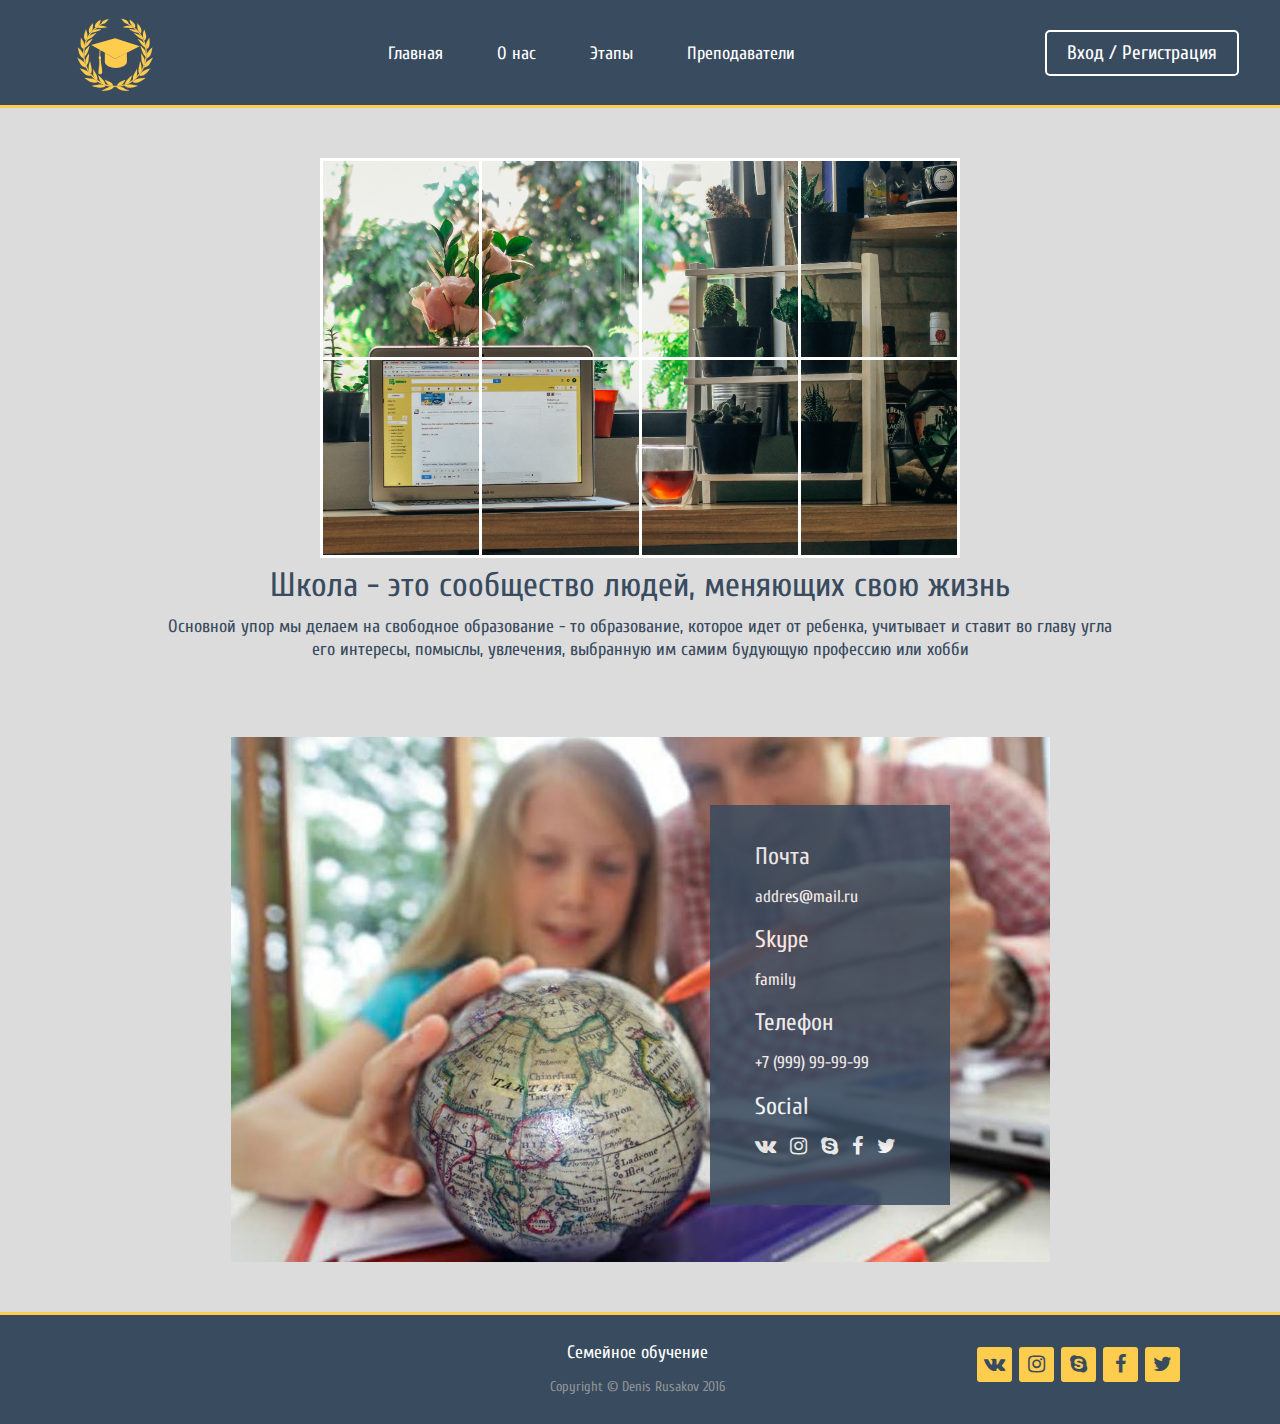
<file: about-us.html>
<!DOCTYPE html>
<html lang="ru">
	<head>
		<meta charset="UTF-8">
		<title>Семейное обучение</title>
    <meta name="viewport" content="width=device-width, initial-scale=1">
    <meta http-equiv="X-UA-Compatible" content="IE=edge">
    <meta name="description" content="Сайт о семейном образовании в России"> 
    <meta name="keywords" content="Семеное обучение, домашнее обучение"> 
    <meta name="theme-color" content="#394B5F">
		<link rel="shortcut icon" type="image/x-icon" href="img/favicon.ico">
		<link rel="stylesheet" href="https://fonts.googleapis.com/css?family=Cuprum">
    <link rel="stylesheet" href="http://maxcdn.bootstrapcdn.com/font-awesome/4.2.0/css/font-awesome.min.css">
		<link rel="stylesheet" href="css/bootstrap-grid.css">
		<link rel="stylesheet" href="css/main.css">
		<link rel="stylesheet" href="css/about-us.css">
	</head>
	<body>
		<header>
			<div class="header__top">
				<div class="container">
					<div class="row">
						<div class="col-md-3 col-sm-6 col-xs-3">
							<a class="logo" href="index.html"><img src="img/logo.svg" alt="Логотип"></a>
						</div>
						<div class="col-lg-2 col-md-9 col-sm-6 col-xs-9 col-lg-push-7">
							<div class="authorization">
								<div class="authorization__btn"><a class="green goodbutton" a id="go" rel="leanModal" name="signup" href="#signup">Вход / Регистрация</a></div>
                <div id="signup">
                  <div id="signup-ct">
                    <div class="container">
                      <div class="main">
                        <ul class="authorization__tabs">
                          <li>
                            <input type="radio" checked name="tabs" id="tab1">
                            <label class="tbd" for="tab1">Вход</label>
                            <div id="tab-content1" class="tab-content animated fadeIn">
                              <form action="">
                                <div class="txt-fld">
                                  <label for="">Имя</label>
                                  <input id="" name="" type="text">
                                </div>
                                <div class="txt-fld">
                                  <label for="">Пароль</label>
                                  <input id="" name="" type="text">
                                </div>
                                <div class="btn-fld">
                                  <button type="submit">Вход</button>
                                </div>
                              </form>
                            </div>
                          </li>
                          <li>
                            <input type="radio" name="tabs" id="tab2">
                            <label class="tbd" for="tab2">Регистрация</label>
                            <div id="tab-content2" class="tab-content animated fadeIn">
                              <form action="">
                                <div class="txt-fld">
                                  <label for="">Имя</label>
                                  <input id="" name="" type="text">
                                </div>
                                <div class="txt-fld">
                                  <label for="">Фамилия</label>
                                  <input id="" name="" type="text">
                                </div>
                                <div class="txt-fld">
                                  <label for="">Email</label>
                                  <input id="" name="" type="text">
                                </div>
                                <div class="txt-fld">
                                  <label for="">Пароль</label>
                                  <input id="" name="" type="text">
                                </div>
                                <div class="btn-fld">
                                  <button type="submit">Регистрация</button>
                                </div>
                              </form>
                            </div>
                          </li>
                        </ul>
                      </div>
                    </div>
                  </div>
                </div>
								<a href="#" class="toggle-menu hidden-lg"><span></span></a>
							</div>
						</div>
						<div class="col-lg-7 col-md-12 col-lg-pull-2">
							<nav>
								<ul>
									<li><a href="index.html">Главная</a></li>
									<li><a href="about-us.html">О нас</a></li>
									<li><a href="steps.html">Этапы</a></li>
                  <li><a href="teachers.html">Преподаватели</a></li>
								</ul>
							</nav>
						</div>
					</div>
				</div>
			</div>
		</header>
		<div class="about-us">
			<table>
				<tr>
  				<td></td>
  				<td></td>
		    	<td></td>
		    	<td></td>
		  	</tr>
		  	<tr>
		    	<td></td>
		    	<td></td>
		    	<td></td>
		    	<td></td>
		  	</tr>
			</table>
			<div class="about-us__text">
				<div class="container">
					<div class="row">
						<h2>Школа - это сообщество людей, меняющих свою жизнь</h2>
						<p>Основной упор мы делаем на свободное образование  - то образование, которое идет от ребенка, учитывает и ставит во главу угла<br>его интересы, помыслы, увлечения, выбранную им самим будующую профессию или хобби</p>
					</div>
				</div>
			</div>
		</div>
    <div class="contacts">
      <div class="container">
        <div class="row">
          <img class="center-block" src="img/contacts-image.jpg">
          <div class="contacts__info">
            <h3>Почта</h3>
            <p>addres@mail.ru</p>
            <h3>Skype</h3>
            <p>family</p>
            <h3>Телефон</h3>
            <p>+7 (999) 99-99-99</p>
            <h3>Social</h3>
            <a href="http://vk.com"><i class="fa fa-vk"></i></a>
            <a href="http://instagram.com"><i class="fa fa-instagram"></i></a>
            <a href="http://skype.com"><i class="fa fa-skype"></i></a>
            <a href="http://facebook.com"><i class="fa fa-facebook"></i></a>
            <a href="http://twitter.com"><i class="fa fa-twitter"></i></a>
          </div>
        </div>
      </div>
    </div>
		<footer>
			<div class="footer__wrap">
				<div class="footer__social">
					<a href="http://vk.com"><i class="fa fa-vk"></i></a>
					<a href="http://instagram.com"><i class="fa fa-instagram"></i></a>
					<a href="http://skype.com"><i class="fa fa-skype"></i></a>
					<a href="http://facebook.com"><i class="fa fa-facebook"></i></a>
					<a href="http://twitter.com"><i class="fa fa-twitter"></i></a>
				</div>
				<div class="footer__copyright">
					<p class="name">Семейное обучение</p>
					<p>Copyright &copy; Denis Rusakov 2016</p>
				</div>
			</div>
		</footer>
		<script src="js/jquery.min.js"></script>
    <script src="js/jquery.leanModal.min.js"></script>
    <script type="text/javascript">
      $(function(){
        $("a[rel*=leanModal]").leanModal({ top : 150 });    
      });
    </script>
    <script src="js/common.js"></script>
	</body>
</html>
</file>
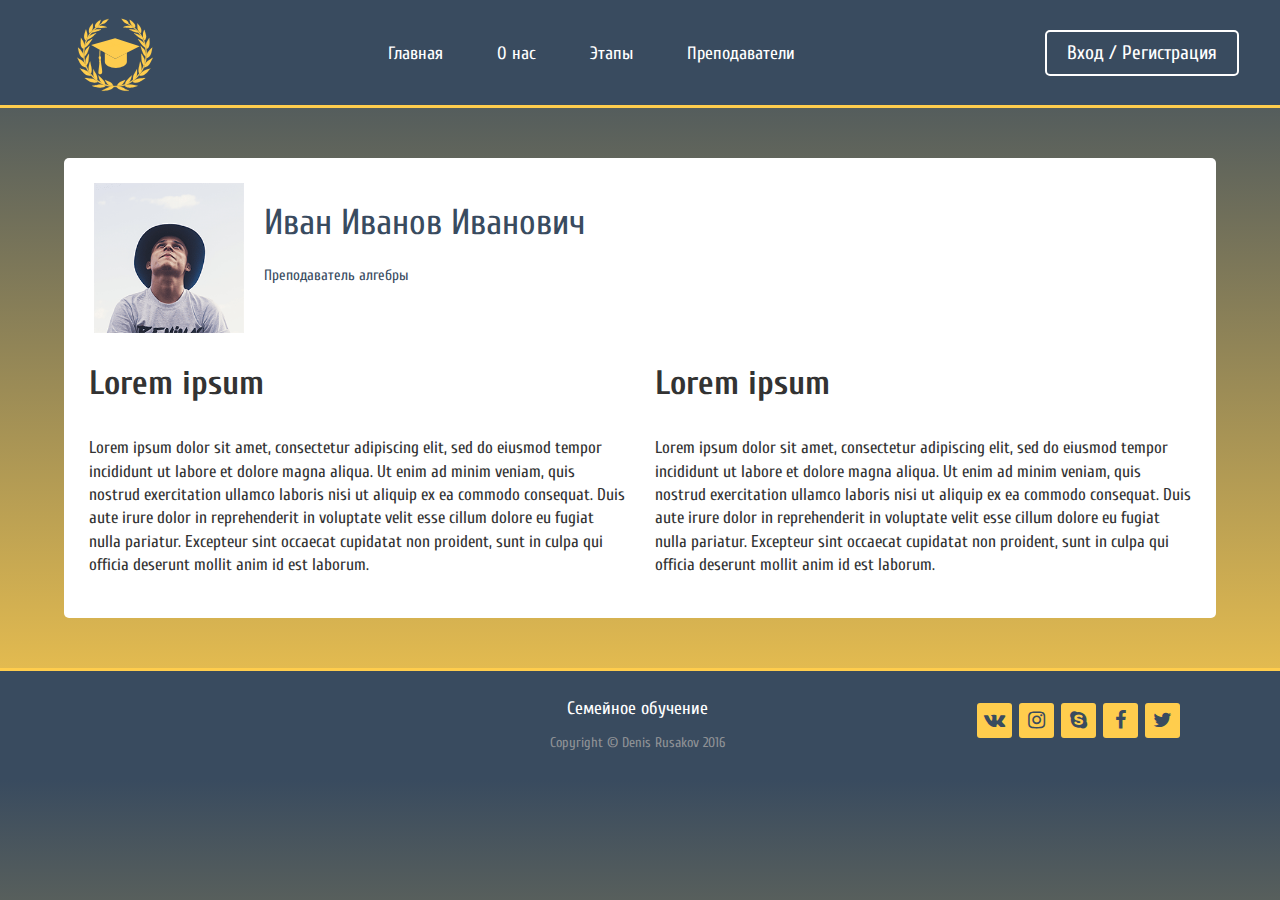
<file: personal-area-teacher.html>
<!DOCTYPE html>
<html lang="ru">
	<head>
    <meta charset="UTF-8">
    <title>Семейное обучение</title>
    <meta name="viewport" content="width=device-width, initial-scale=1">
    <meta http-equiv="X-UA-Compatible" content="IE=edge">
    <meta name="description" content="Сайт о семейном образовании в России"> 
    <meta name="keywords" content="Семеное обучение, домашнее обучение"> 
    <link rel="shortcut icon" type="image/x-icon" href="img/favicon.ico">
    <link rel="stylesheet" href="https://fonts.googleapis.com/css?family=Cuprum">
    <link rel="stylesheet" href="http://maxcdn.bootstrapcdn.com/font-awesome/4.2.0/css/font-awesome.min.css">
    <link rel="stylesheet" href="css/bootstrap-grid.css">
    <link rel="stylesheet" href="css/main.css">
    <link rel="stylesheet" href="css/personal-area-teacher.css">
  </head>
	<body>
    <header>
			<div class="header__top">
				<div class="container">
					<div class="row">
						<div class="col-md-3 col-sm-6 col-xs-3">
							<a class="logo" href="index.html"><img src="img/logo.svg" alt="Логотип"></a>
						</div>
						<div class="col-lg-2 col-md-9 col-sm-6 col-xs-9 col-lg-push-7">
							<div class="authorization">
								<div class="authorization__btn"><a class="green goodbutton" a id="go" rel="leanModal" name="signup" href="#signup">Вход / Регистрация</a></div>
                <div id="signup">
                  <div id="signup-ct">
                    <div class="container">
                      <div class="main">
                        <ul class="authorization__tabs">
                          <li>
                            <input type="radio" name="tabs" id="tab1" checked>
                            <label class="tbd" for="tab1">Вход</label>
                            <div id="tab-content1" class="tab-content animated fadeIn">
                              <form action="">
                                <div class="txt-fld">
                                  <label for="">Имя</label>
                                  <input id="" name="" type="text">
                                </div>
                                <div class="txt-fld">
                                  <label for="">Пароль</label>
                                  <input id="" name="" type="text">
                                </div>
                                <div class="btn-fld">
                                  <button type="submit">Вход</button>
                                </div>
                              </form>
                            </div>
                          </li>
                          <li>
                            <input type="radio" name="tabs" id="tab2">
                            <label class="tbd" for="tab2">Регистрация</label>
                            <div id="tab-content2" class="tab-content animated fadeIn">
                              <form action="">
                                <div class="txt-fld">
                                  <label for="">Имя</label>
                                  <input id="" name="" type="text">
                                </div>
                                <div class="txt-fld">
                                  <label for="">Фамилия</label>
                                  <input id="" name="" type="text">
                                </div>
                                <div class="txt-fld">
                                  <label for="">Email</label>
                                  <input id="" name="" type="text">
                                </div>
                                <div class="txt-fld">
                                  <label for="">Пароль</label>
                                  <input id="" name="" type="text">
                                </div>
                                <div class="btn-fld">
                                  <button type="submit">Регистрация</button>
                                </div>
                              </form>
                            </div>
                          </li>
                        </ul>
                      </div>
                    </div>
                  </div>
                </div>
								<a href="#" class="toggle-menu hidden-lg"><span></span></a>
							</div>
						</div>
						<div class="col-lg-7 col-md-12 col-lg-pull-2">
							<nav>
								<ul>
									<li><a href="index.html">Главная</a></li>
									<li><a href="about-us.html">О нас</a></li>
									<li><a href="steps.html">Этапы</a></li>
									<li><a href="teachers.html">Преподаватели</a></li>
								</ul>
							</nav>
						</div>
					</div>
				</div>
			</div>
		</header>
	  <div class="personal-area">
      <div class="personal-area__top">
		    <div class="row">
			    <div class="personal-area__content">
					  <img src="img/avatar.png" alt="Аватар">
					  <h1>Иван Иванов Иванович</h1>
            <p>Преподаватель алгебры</p>
          </div>
        </div>
        <div class="row">
          <div class="col-md-6">
            <h2>Lorem ipsum</h2>
            <p>Lorem ipsum dolor sit amet, consectetur adipiscing elit, sed do eiusmod tempor incididunt ut labore et dolore magna aliqua. Ut enim ad minim veniam, quis nostrud exercitation ullamco laboris nisi ut aliquip ex ea commodo consequat. Duis aute irure dolor in reprehenderit in voluptate velit esse cillum dolore eu fugiat nulla pariatur. Excepteur sint occaecat cupidatat non proident, sunt in culpa qui officia deserunt mollit anim id est laborum.</p>
          </div>
          <div class="col-md-6">
            <h2>Lorem ipsum</h2>
            <p>Lorem ipsum dolor sit amet, consectetur adipiscing elit, sed do eiusmod tempor incididunt ut labore et dolore magna aliqua. Ut enim ad minim veniam, quis nostrud exercitation ullamco laboris nisi ut aliquip ex ea commodo consequat. Duis aute irure dolor in reprehenderit in voluptate velit esse cillum dolore eu fugiat nulla pariatur. Excepteur sint occaecat cupidatat non proident, sunt in culpa qui officia deserunt mollit anim id est laborum.</p>
          </div>
        </div>
      </div>
    </div>
		<footer>
			<div class="footer__wrap">
				<div class="footer__social">
					<a href="http://vk.com"><i class="fa fa-vk"></i></a>
					<a href="http://instagram.com"><i class="fa fa-instagram"></i></a>
					<a href="http://skype.com"><i class="fa fa-skype"></i></a>
					<a href="http://facebook.com"><i class="fa fa-facebook"></i></a>
					<a href="http://twitter.com"><i class="fa fa-twitter"></i></a>
				</div>
				<div class="footer__copyright">
					<p class="name">Семейное обучение</p>
					<p>Copyright &copy; Denis Rusakov 2016</p>
        </div>
			</div>
		</footer>
    <script src="js/jquery.min.js"></script>
    <script src="js/jquery.leanModal.min.js"></script>
    <script type="text/javascript">
      $(function(){
        $("a[rel*=leanModal]").leanModal({ top : 150 });    
      });
    </script>
    <script src="js/common.js"></script>
	</body>
</html>
</file>
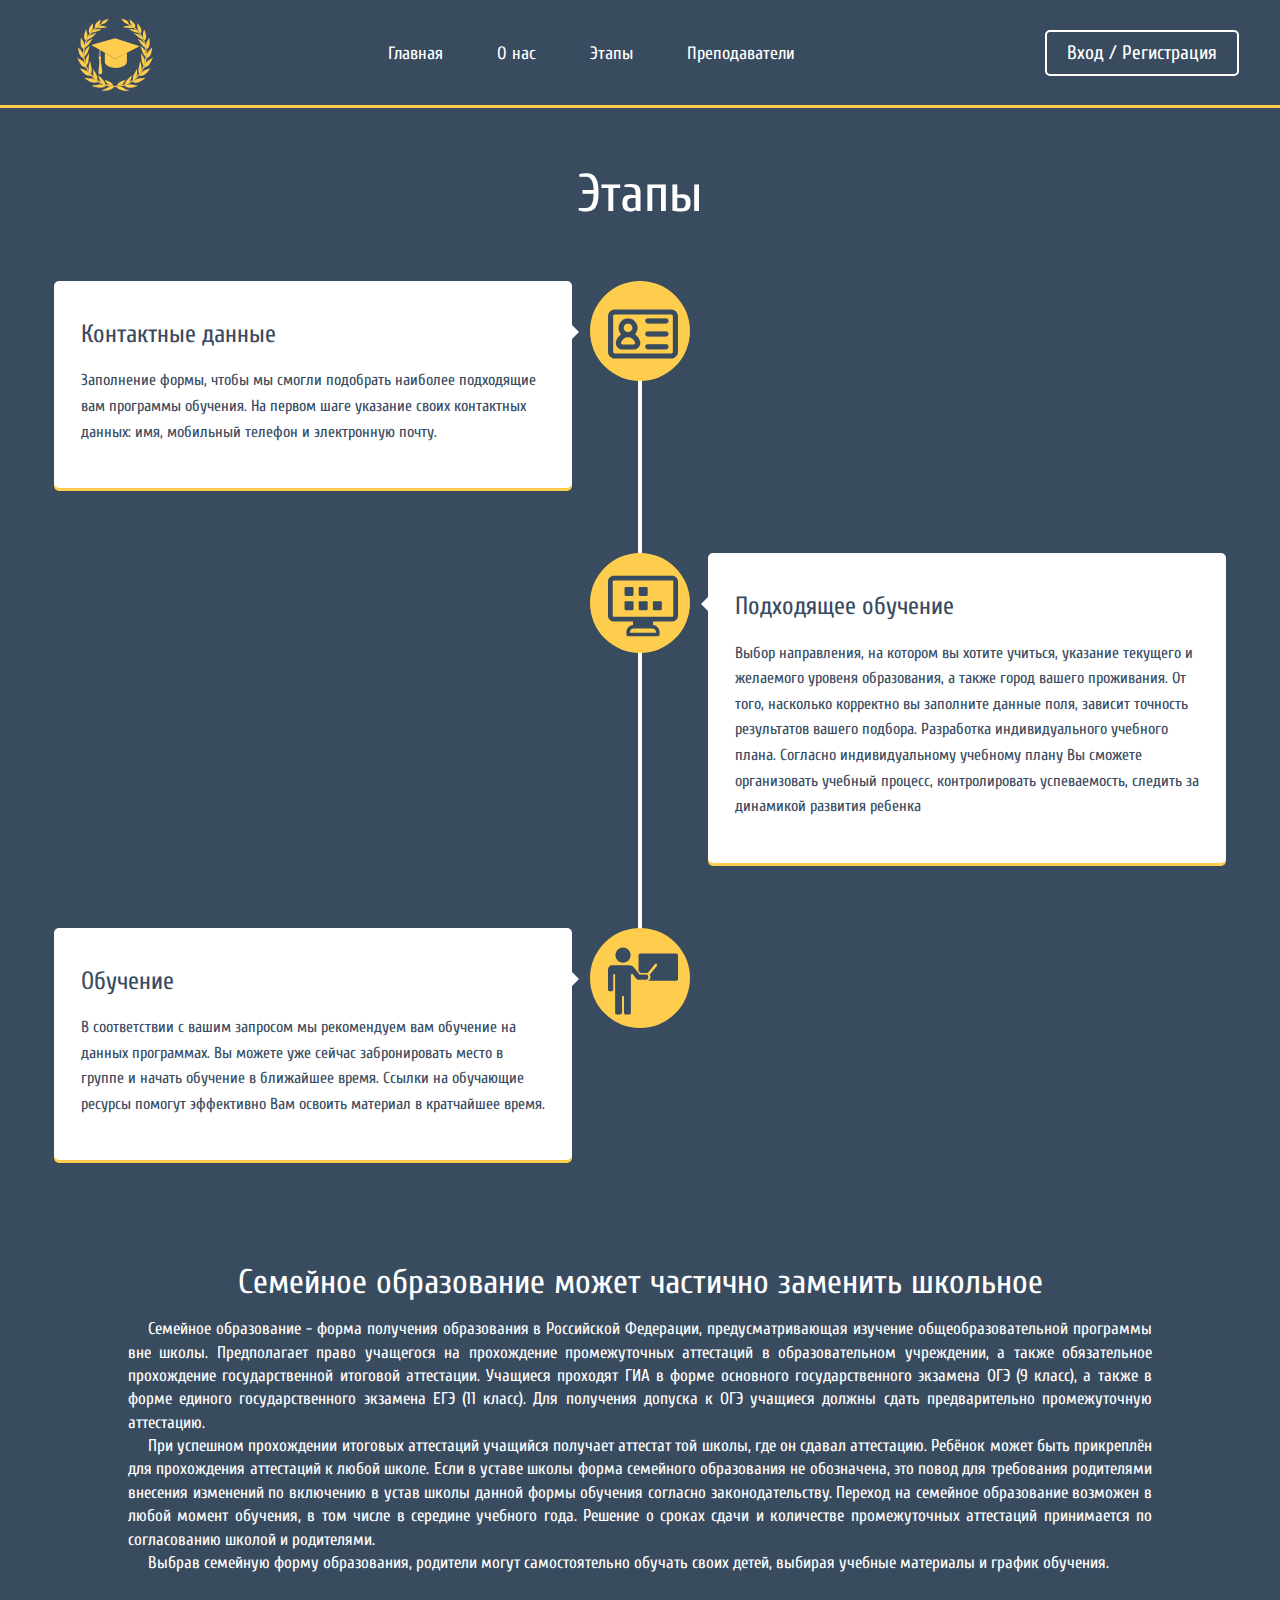
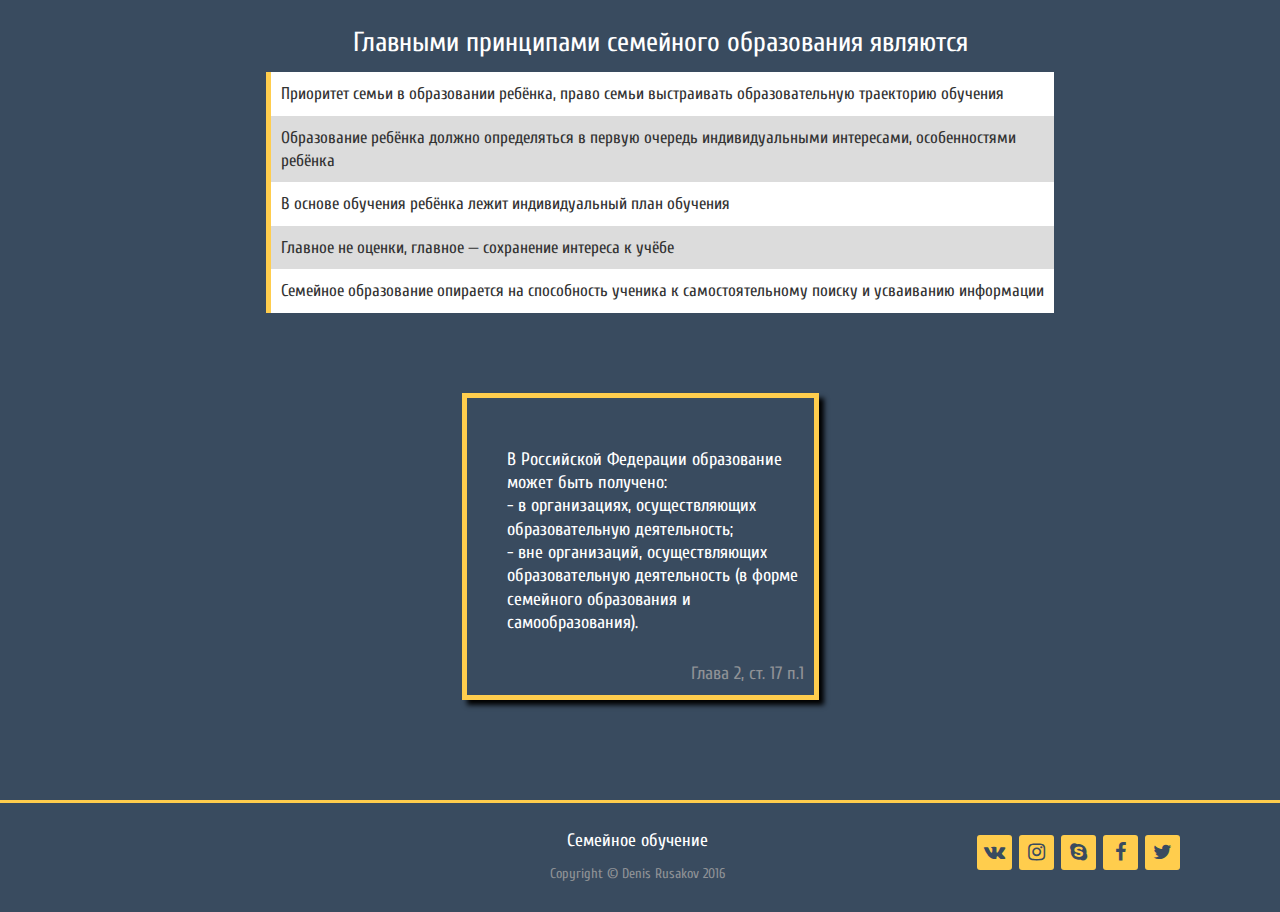
<file: steps.html>
<!DOCTYPE html>
<html lang="ru">
	<head>
    <meta charset="UTF-8">
    <title>Семейное обучение</title>
    <meta name="viewport" content="width=device-width, initial-scale=1">
    <meta http-equiv="X-UA-Compatible" content="IE=edge">
    <meta name="description" content="Сайт о семейном образовании в России"> 
    <meta name="keywords" content="Семеное обучение, домашнее обучение"> 
    <meta name="theme-color" content="#394B5F">
    <link rel="shortcut icon" type="image/x-icon" href="img/favicon.ico">
    <link rel="stylesheet" href="https://fonts.googleapis.com/css?family=Cuprum">
    <link rel="stylesheet" href="http://maxcdn.bootstrapcdn.com/font-awesome/4.2.0/css/font-awesome.min.css">
    <link rel="stylesheet" href="css/bootstrap-grid.css">
    <link rel="stylesheet" href="css/main.css">
    <link rel="stylesheet" href="css/steps.css">
	</head>
	<body>
		<header>
			<div class="header__top">
				<div class="container">
					<div class="row">
						<div class="col-md-3 col-sm-6 col-xs-3">
							<a class="logo" href="index.html"><img src="img/logo.svg" alt="Логотип"></a>
						</div>
						<div class="col-lg-2 col-md-9 col-sm-6 col-xs-9 col-lg-push-7">
							<div class="authorization">
                <div class="authorization__btn"><a class="green goodbutton" a id="go" rel="leanModal" name="signup" href="#signup">Вход / Регистрация</a></div>
                <div id="signup">
                  <div id="signup-ct">
                    <div class="container">
                      <div class="main">
                        <ul class="authorization__tabs">
                          <li>
                            <input type="radio" checked name="tabs" id="tab1">
                            <label class="tbd" for="tab1">Вход</label>
                            <div id="tab-content1" class="tab-content animated fadeIn">
                              <form action="">
                                <div class="txt-fld">
                                  <label for="">Имя</label>
                                  <input id="" name="" type="text">
                                </div>
                                <div class="txt-fld">
                                  <label for="">Пароль</label>
                                  <input id="" name="" type="text">
                                </div>
                                <div class="btn-fld">
                                  <button type="submit">Вход</button>
                                </div>
                              </form>
                            </div>
                          </li>
                          <li>
                            <input type="radio" name="tabs" id="tab2">
                            <label class="tbd" for="tab2">Регистрация</label>
                            <div id="tab-content2" class="tab-content animated fadeIn">
                              <form action="">
                                <div class="txt-fld">
                                  <label for="">Имя</label>
                                  <input id="" name="" type="text">
                                </div>
                                <div class="txt-fld">
                                  <label for="">Фамилия</label>
                                  <input id="" name="" type="text">
                                </div>
                                <div class="txt-fld">
                                  <label for="">Email</label>
                                  <input id="" name="" type="text">
                                </div>
                                <div class="txt-fld">
                                  <label for="">Пароль</label>
                                  <input id="" name="" type="text">
                                </div>
                                <div class="btn-fld">
                                  <button type="submit">Регистрация</button>
                                </div>
                              </form>
                            </div>
                          </li>
                        </ul>
                      </div>
                    </div>
                  </div>
                </div>
								<a href="#" class="toggle-menu hidden-lg"><span></span></a>
							</div>
						</div>
						<div class="col-lg-7 col-md-12 col-lg-pull-2">
							<nav>
								<ul>
                  <li><a href="index.html">Главная</a></li>
                  <li><a href="about-us.html">О нас</a></li>
                  <li><a href="steps.html">Этапы</a></li>
                  <li><a href="teachers.html">Преподаватели</a></li>
								</ul>
							</nav>
						</div>
					</div>
				</div>
			</div> 
    </header>
    <div class="steps">
      <h1>Этапы</h1>
      <div class="steps__timeline">
        <div class="steps__timeline-row">
          <div class="steps__timeline-img">
            <img src="img/contact-details.svg" alt="">
          </div>
          <div class="steps__timeline-content">
            <h2>Контактные данные</h2>
            <p>Заполнение формы, чтобы мы смогли подобрать наиболее подходящие вам программы обучения. На первом шаге указание своих контактных данных: имя, мобильный телефон и электронную почту.</p>
          </div>
        </div>
        <div class="steps__timeline-row">
          <div class="steps__timeline-img">
            <img src="img/monitor-data.svg" alt="">
          </div>
          <div class="steps__timeline-content">
            <h2>Подходящее обучение</h2>
            <p>Выбор направления, на котором вы хотите учиться, указание текущего и желаемого уровеня образования, а также город вашего проживания. От того, насколько корректно вы заполните данные поля, зависит точность результатов вашего подбора.
            Разработка индивидуального учебного плана.
            Согласно индивидуальному учебному плану Вы сможете организовать учебный процесс, контролировать успеваемость, следить за динамикой развития ребенка
            </p>
          </div>
        </div>
        <div class="steps__timeline-row">
          <div class="steps__timeline-img">
            <img src="img/training.svg" alt="">
          </div>
          <div class="steps__timeline-content">
            <h2>Обучение</h2>
            <p>В соответствии с вашим запросом мы рекомендуем вам обучение на данных программах. Вы можете уже сейчас забронировать место в группе и начать обучение в ближайшее время.
                Ссылки на обучающие ресурсы помогут эффективно Вам освоить материал в кратчайшее время.
            </p>
          </div>
        </div>
      </div>
    </div>
    <div class="info">
      <div class="info__text">
        <h2>Cемейное образование может частично заменить школьное</h2>
        <p>Семейное образование - форма получения образования в Российской Федерации, предусматривающая изучение общеобразовательной программы вне школы. Предполагает право учащегося на прохождение промежуточных аттестаций в образовательном учреждении, а также обязательное прохождение государственной итоговой аттестации. Учащиеся проходят ГИА в форме основного государственного экзамена ОГЭ (9 класс), а также в форме единого государственного экзамена ЕГЭ (11 класс). Для получения допуска к ОГЭ учащиеся должны сдать предварительно промежуточную аттестацию.</p>
        <p>При успешном прохождении итоговых аттестаций учащийся получает аттестат той школы, где он сдавал аттестацию. Ребёнок может быть прикреплён для прохождения аттестаций к любой школе. Если в уставе школы форма семейного образования не обозначена, это повод для требования родителями внесения изменений по включению в устав школы данной формы обучения согласно законодательству. Переход на семейное образование возможен в любой момент обучения, в том числе в середине учебного года. Решение о сроках сдачи и количестве промежуточных аттестаций принимается по согласованию школой и родителями.</p>
        <p>Выбрав семейную форму образования, родители могут самостоятельно обучать своих детей, выбирая учебные материалы и график обучения.</p>
      </div>
      <div class="info__principles">
        <ul>
          <h3>Главными принципами семейного образования являются</h3>
          <li>Приоритет семьи в образовании ребёнка, право семьи выстраивать образовательную траекторию обучения</li>
          <li>Образование ребёнка должно определяться в первую очередь индивидуальными интересами, особенностями ребёнка</li>
          <li>В основе обучения ребёнка лежит индивидуальный план обучения</li>
          <li>Главное не оценки, главное — сохранение интереса к учёбе</li>
          <li>Семейное образование опирается на способность ученика к самостоятельному поиску и усваиванию информации</li>
        </ul>
      </div>
    </div>
    <div class="article">
      <div class="container">
        <div class="row">
          <div class="col-md-12">
            <div class="article__info">
              <ul>В Российской Федерации образование может быть получено:
                <li>- в организациях, осуществляющих образовательную деятельность;</li>
                <li>- вне организаций, осуществляющих образовательную деятельность (в форме семейного образования и самообразования).</li>
              </ul>
              <a href="http://xn--80abucjiibhv9a.xn--p1ai/%D0%B4%D0%BE%D0%BA%D1%83%D0%BC%D0%B5%D0%BD%D1%82%D1%8B/2974">Глава 2, ст. 17 п.1</a>
            </div>
          </div>
        </div>
      </div>
    </div>
    <footer>
      <div class="footer__wrap">
        <div class="footer__social">
          <a href="http://vk.com"><i class="fa fa-vk"></i></a>
          <a href="http://instagram.com"><i class="fa fa-instagram"></i></a>
          <a href="http://skype.com"><i class="fa fa-skype"></i></a>
          <a href="http://facebook.com"><i class="fa fa-facebook"></i></a>
          <a href="http://twitter.com"><i class="fa fa-twitter"></i></a>
        </div>
        <div class="footer__copyright">
          <p class="name">Семейное обучение</p>
          <p>Copyright &copy; Denis Rusakov 2016</p>
        </div>
      </div>
    </footer>
    <script src="js/jquery.min.js"></script>
    <script src="js/jquery.leanModal.min.js"></script>
    <script type="text/javascript">
      $(function(){
        $("a[rel*=leanModal]").leanModal({ top : 150 });    
      });
    </script>
    <script src="js/common.js"></script>
	</body>
</html>
</file>
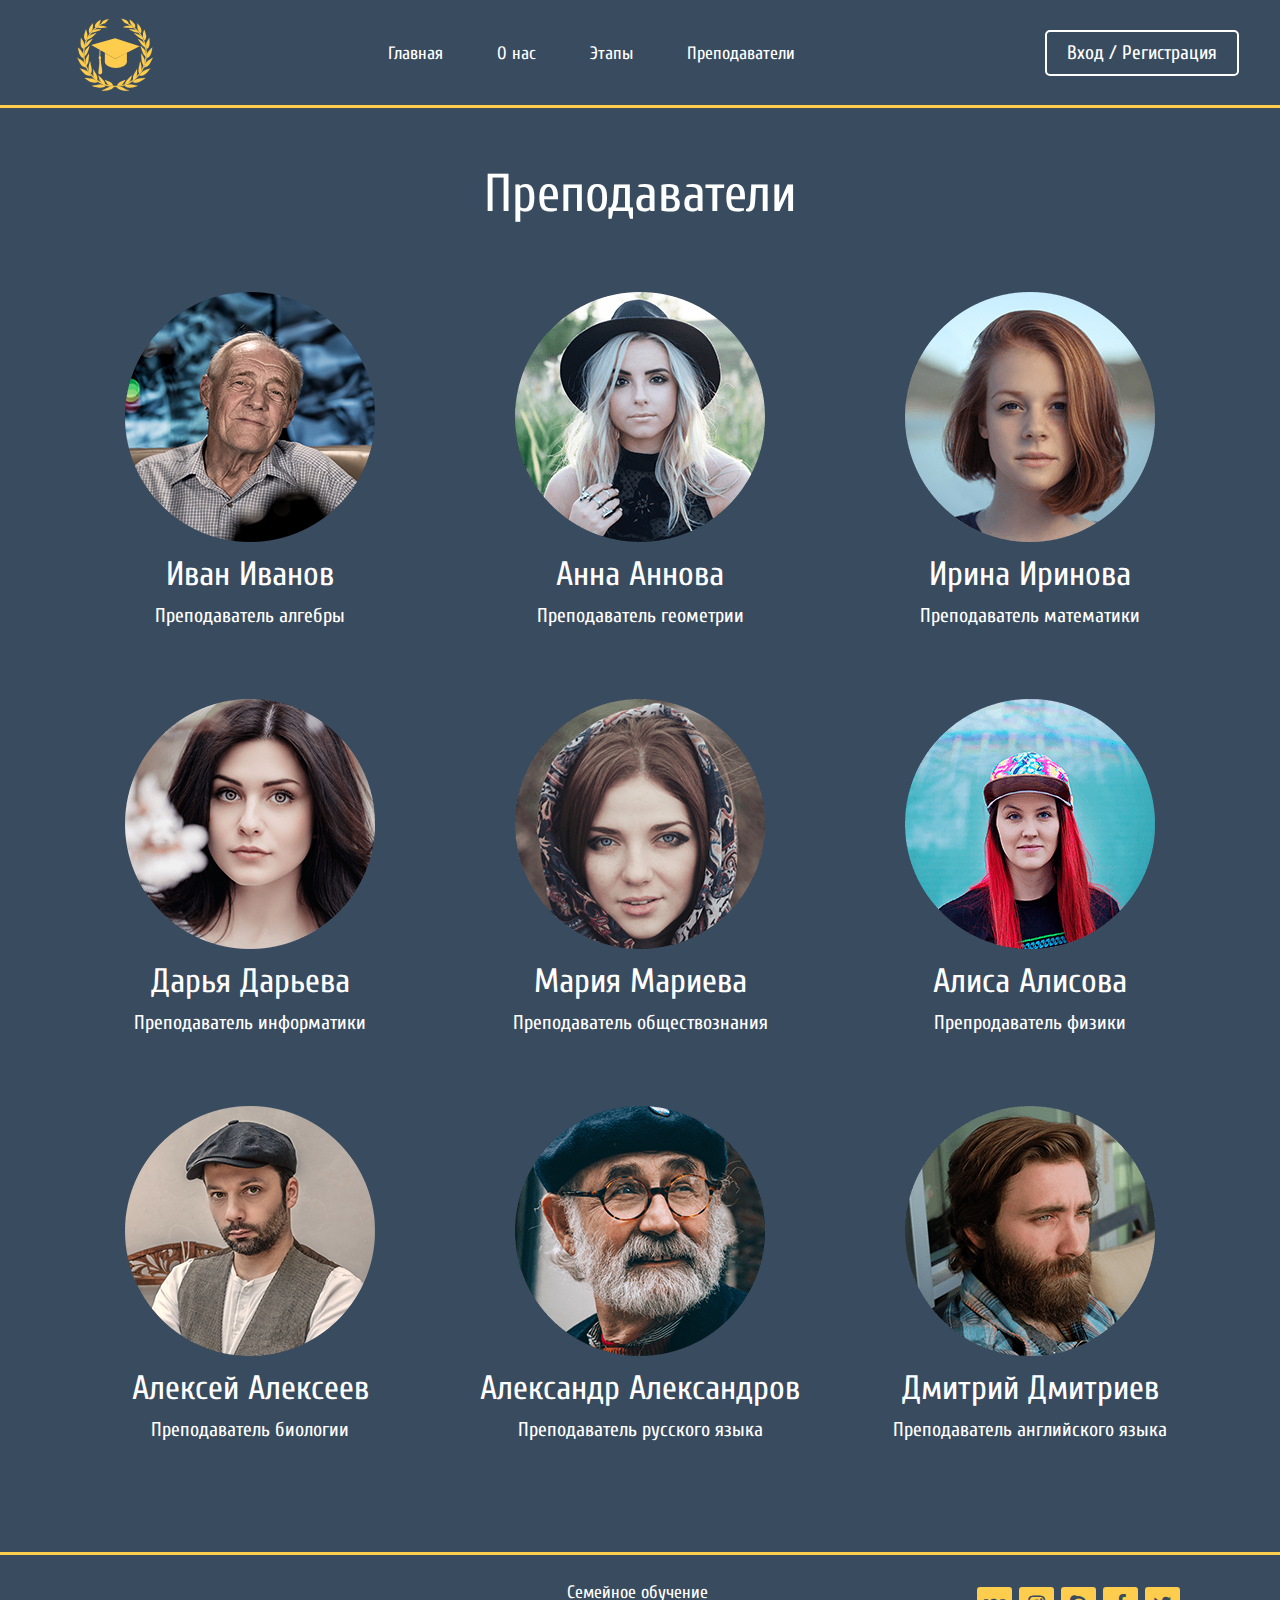
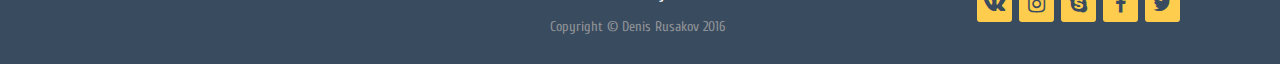
<file: teachers.html>
<!DOCTYPE html>
<html lang="ru">
	<head>
    <meta charset="UTF-8">
    <title>Семейное обучение</title>
    <meta name="viewport" content="width=device-width, initial-scale=1">
    <meta http-equiv="X-UA-Compatible" content="IE=edge">
    <meta name="description" content="Сайт о семейном образовании в России"> 
    <meta name="keywords" content="Семеное обучение, домашнее обучение"> 
    <meta name="theme-color" content="#394B5F">
    <link rel="shortcut icon" type="image/x-icon" href="img/favicon.ico">
    <link rel="stylesheet" href="https://fonts.googleapis.com/css?family=Cuprum">
    <link rel="stylesheet" href="http://maxcdn.bootstrapcdn.com/font-awesome/4.2.0/css/font-awesome.min.css">
    <link rel="stylesheet" href="css/bootstrap-grid.css">
    <link rel="stylesheet" href="css/main.css">
    <link rel="stylesheet" href="css/teachers.css">
	</head>
	<body>
		<header>
			<div class="header__top">
				<div class="container">
					<div class="row">
						<div class="col-md-3 col-sm-6 col-xs-3">
							<a class="logo" href="index.html"><img src="img/logo.svg" alt="Логотип"></a>
						</div>
						<div class="col-lg-2 col-md-9 col-sm-6 col-xs-9 col-lg-push-7">
							<div class="authorization">
								<div class="authorization__btn"><a class="green goodbutton" a id="go" rel="leanModal" name="signup" href="#signup">Вход / Регистрация</a></div>
                <div id="signup">
                  <div id="signup-ct">
                    <div class="container">
                      <div class="main">
                        <ul class="authorization__tabs">
                          <li>
                            <input type="radio" checked name="tabs" id="tab1">
                            <label class="tbd" for="tab1">Вход</label>
                            <div id="tab-content1" class="tab-content animated fadeIn">
                              <form action="">
                                <div class="txt-fld">
                                  <label for="">Имя</label>
                                  <input id="" name="" type="text">
                                </div>
                                <div class="txt-fld">
                                  <label for="">Пароль</label>
                                  <input id="" name="" type="text">
                                </div>
                                <div class="btn-fld">
                                  <button type="submit">Вход</button>
                                </div>
                              </form>
                            </div>
                          </li>
                          <li>
                            <input type="radio" name="tabs" id="tab2">
                            <label class="tbd" for="tab2">Регистрация</label>
                            <div id="tab-content2" class="tab-content animated fadeIn">
                              <form action="">
                                <div class="txt-fld">
                                  <label for="">Имя</label>
                                  <input id="" name="" type="text">
                                </div>
                                <div class="txt-fld">
                                  <label for="">Фамилия</label>
                                  <input id="" name="" type="text">
                                </div>
                                <div class="txt-fld">
                                  <label for="">Email</label>
                                  <input id="" name="" type="text">
                                </div>
                                <div class="txt-fld">
                                  <label for="">Пароль</label>
                                  <input id="" name="" type="text">
                                </div>
                                <div class="btn-fld">
                                  <button type="submit">Регистрация</button>
                                </div>
                              </form>
                            </div>
                          </li>
                        </ul>
                      </div>
                    </div>
                  </div>
                </div>
                <a href="#" class="hidden-lg"><i class="fa fa-user"></i></a>
								<a href="#" class="toggle-menu hidden-lg"><span></span></a>
							</div>
						</div>
						<div class="col-lg-7 col-md-12 col-lg-pull-2">
							<nav>
								<ul>
                  <li><a href="index.html">Главная</a></li>
                  <li><a href="about-us.html">О нас</a></li>
                  <li><a href="steps.html">Этапы</a></li>
                  <li><a href="teachers.html">Преподаватели</a></li>
								</ul>
							</nav>
						</div>
					</div>
				</div>
			</div> 
      </header>
      <div class="teachers">
        <h1>Преподаватели</h1>
        <div class="container">
          <div class="row">
            <div class="teachers__row">
              <div class="col-md-4">
                <div class="teachers__item">
                  <a href="personal-area-teacher.html">
                    <img class="image-circle" src="img/ivan-ivanov.png" alt="Иван Иванов">
                    <h2>Иван Иванов</h2>
                    <p>Преподаватель алгебры</p>
                  </a>
                </div>
              </div>
              <div class="col-md-4">
                <div class="teachers__item">
                  <a href="personal-area-teacher.html">
                    <img class="image-circle" src="img/anna-annova.png" alt="Анна Аннова">
                    <h2>Анна Аннова</h2>
                    <p>Преподаватель геометрии</p>
                  </a>
               </div>
              </div>
              <div class="col-md-4">
                <div class="teachers__item">
                  <a href="personal-area-teacher.html">
                    <img class="image-circle" src="img/irina-irinova.png" alt="Ирина Иринова">
                    <h2>Ирина Иринова</h2>
                    <p>Преподаватель математики</p>
                  </a>
                </div>
              </div>
            </div>
          </div>
          <div class="row">
            <div class="teachers__row">
              <div class="col-md-4">
                <div class="teachers__item">
                  <a href="personal-area-teacher.html">
                    <img class="image-circle" src="img/darya-daryaeva.png" alt="Дарья Дарьева">
                    <h2>Дарья Дарьева</h2>
                    <p>Преподаватель информатики</p>
                  </a>
                </div>
              </div>
              <div class="col-md-4">
                <div class="teachers__item">
                  <a href="personal-area-teacher.html">
                    <img class="image-circle" src="img/maria-mariyeva.png" alt="Мария Мариева">
                    <h2>Мария Мариева</h2>
                    <p>Преподаватель обществознания</p>
                  </a>
                </div>
              </div>
              <div class="col-md-4">
                <div class="teachers__item">
                  <a href="personal-area-teacher.html">
                    <img class="image-circle" src="img/alisa-alisova.png" alt="Алиса Алисова">
                    <h2>Алиса Алисова</h2>
                    <p>Препродаватель физики</p>
                  </a>
                </div>
              </div>
            </div>
          </div>
          <div class="row">
            <div class="teachers__row">
              <div class="col-md-4">
                <div class="teachers__item">
                  <a href="personal-area-teacher.html">
                    <img class="image-circle" src="img/alexey-alexeev.png" alt="Алексей Алексеев">
                    <h2>Алексей Алексеев</h2>
                    <p>Преподаватель биологии</p>
                  </a>
                </div>
              </div>
              <div class="col-md-4">
                <div class="teachers__item">
                  <a href="personal-area-teacher.html">
                    <img class="image-circle" src="img/alexander-alexandrov.png" alt="Александр Александров">
                    <h2>Александр Александров</h2>
                    <p>Преподаватель русского языка</p>
                  </a>
                </div>
              </div>
              <div class="col-md-4">
                <div class="teachers__item">
                  <a href="personal-area-teacher.html">
                    <img class="image-circle" src="img/dmitry-dmitriev.png" alt="Дмитрий Дмитриев">
                    <h2>Дмитрий Дмитриев</h2>
                    <p>Преподаватель английского языка</p>
                  </a>
                </div>
              </div>
            </div>
          </div>
        </div>
      </div>
    <footer>
      <div class="footer__wrap">
        <div class="footer__social">
          <a href="http://vk.com"><i class="fa fa-vk"></i></a>
          <a href="http://instagram.com"><i class="fa fa-instagram"></i></a>
          <a href="http://skype.com"><i class="fa fa-skype"></i></a>
          <a href="http://facebook.com"><i class="fa fa-facebook"></i></a>
          <a href="http://twitter.com"><i class="fa fa-twitter"></i></a>
        </div>
        <div class="footer__copyright">
          <p class="name">Семейное обучение</p>
          <p>Copyright &copy; Denis Rusakov 2016</p>
        </div>
      </div>
    </footer>
    <script src="js/jquery.min.js"></script>
    <script src="js/jquery.leanModal.min.js"></script>
    <script type="text/javascript">
      $(function(){
        $("a[rel*=leanModal]").leanModal({ top : 150 });    
      });
    </script>
    <script src="js/common.js"></script>
	</body>
</html>
</file>
<file: css/main.css>
body{
	margin: 0;
	padding: 0;
	font-size: 17px;
	min-width: 320px;
	position: relative;
	font-family: "Cuprum", sans-serif;
	overflow-x: hidden;
}

body, h1, h2, h3{
	line-height: 1.375em;
}

header::before{
	content: "";
	width: 100%;
	height: 100%;
	position: absolute;
	left: 0;
	top: 0;
}

header, 
.authorization{
	position: relative;
}

h1{
	font-size: 3.125em;
}

h2{
	font-size: 2em;
}

h3{
	font-size: 1.625em;
}

header h1{
	text-transform: none;
	line-height: 1.125em;
}

.header__top{
	padding-top: 45px;
	min-height: 160px;
}

.logo img{
	margin: -20px 0 0 0;
	width: 90px;
}

nav{
	font-size: .9375em;
}

nav ul{
	margin: 0;
	padding: 0;
}

nav ul li{
	line-height: 48px;
	padding: 0 10px 0 10px;
	position: relative;
	display: inline-block;
}

nav ul li a{
	color: #FFFFFF;
	padding: 0 15px 0 15px;
	text-decoration: none;
	transition: all .5s ease;
	-webkit-transition: all .5s ease;
	font-size: 18px;
}

nav ul li a:hover{
	color: #FFCD4D;
	text-decoration: none;
}

nav ul li a::before,
nav ul li a::after{
	position: absolute;
	left: 0;
	width: 100%;
	height: 2px;
	background: #FFCD4D;
	opacity: 0;
	transition: opacity 0.3s, transform 0.3s;
	transform: translateY(-10px);
	-webkit-transform: translateY(-10px);
	-moz-transform: translateY(-10px);
	content: "";
}

nav ul li a::after{
	bottom: 0;
	transform: translateY(10px);
}

nav a:hover::before,
nav a:focus::before,
nav a:hover::after,
nav a:focus::after{
	opacity: 1;
	transform: translateY(0px);
}

.authorization .authorization__btn{
	color: #FFFFFF;
	font-size: 1.15em;
	text-align: right;
	white-space: nowrap;
	margin-top: 12px;
}

.authorization .authorization__btn a{
	color: #FFFFFF;
	border: 2px solid #FFFFFF;
	padding: 10px 20px 10px 20px;
	border-radius: 5px;
}

.authorization .authorization__btn a:hover{
	text-decoration: none;
	color: #FFCD4D;
	border: 2px solid #FFCD4D;
}

#lean_overlay{
	position: fixed;
	top: 0px;
	width: 100%;
	height: 100%;
	background: #000000;
	display: none;
	z-index: 2;
}

#signup{
	width: 400px;
	display: none;
	background: #FFFFFF;
	border-radius: 3px;
}

#signup .txt-fld{
  position: relative;
  width: 360px; 
	padding: 15px 20px; 
	text-align: right;
}

#signup .btn-fld{
	text-align: center;
	margin: 10px 0 10px 0; 
}

#signup .txt-fld label{ 
	display: block; 
	float: left;
	width: 90px;
	padding-top: 8px; 
	text-align: left;
}

#signup .txt-fld input{ 
	width: 230px; 
	padding: 8px; 
	color: #000000; 
	outline: none; 
	border: none;
}

button{
	border: none;
	text-decoration: none;
	width: 40%;
	height: 50px;
	font-size: 22px;
	position: relative;
	color: #394B5F;
	background-color: #FFCD4D; 
	box-shadow: 0px 3px 0px #FFFFFF;
	-webkit-box-shadow: 0px 3px 0px #FFFFFF;
	-moz-box-shadow: 0px 3px 0px #FFFFFF;
	-o-box-shadow: 0px 3px 0px #FFFFFF;
	border-radius: 5px;
	-webkit-border-radius: 5px;
	-moz-border-radius: 5px;
	-o-border-radius: 5px;
}

button:active{
	box-shadow: inset 0px 0px 0px #FFFFFF;
	-webkit-box-shadow: inset 0px 0px 0px #FFFFFF;
	-moz-box-shadow: inset 0px 0px 0px #FFFFFF;
	-o-box-shadow: inset 0px 0px 0px #FFFFFF;
	top: 7px;
}

button:hover{
	color: #394B5F;
	text-decoration: none;
}

.authorization__tabs input[type=radio]{
	display: none;
}

.authorization__tabs{
	width: 650px;
	float: none;
	list-style: none;
	padding: 0;
}

.authorization__tabs li{
	float: left;
	margin-right: 5px; 
}

.authorization__tabs .tbd{
	display: block;
	padding: 10px 20px;
	border-radius: 2px 2px 0 0;
	cursor: pointer;
	position: relative;
	top: 3px;
	transition: all 0.2s ease-in-out;
	-webkit-transition: all 0.2s ease-in-out;
	-moz-transition: all 0.2s ease-in-out;
	-o-transition: all 0.2s ease-in-out;
}

.authorization__tabs label:hover{
	top: 0;
}

.authorization__tabs #tab1:checked + label{
	background: #394B5F;
	color: #FFFFFF;
	top: 0;
	box-shadow: 2px 2px 8px 2px #000000;
}

.authorization__tabs #tab2:checked + label{
	background: #394B5F;
	color: #FFFFFF;
	top: 0;
	box-shadow: 2px 2px 8px 2px #000000;
}

.authorization__tabs #tab1:checked ~ .tab-content{
	display: block;
}

.authorization__tabs #tab2:checked ~ .tab-content{
	display: block;
}

.authorization__tabs .tab-content{
	z-index: 1;
	display: none;
	width: 100%;
	background: #394B5F;
	padding: 15px;
	color: #FFFFFF;
	position: absolute;
	top: 53px;
	left: 0;
	border-radius: 0 0 3px 3px;
	box-shadow: 0px 20px 20px -15px #000000;
}

.authorization .toggle-menu{
	position: absolute;
	right: 0;
	top: 0;
}

.authorization .toggle-menu{
	width: 30px;
	height: 30px;
	margin-top: 2px;
}

.toggle-menu span:after,
.toggle-menu span:before{
	content: "";
	position: absolute;
	top: 9px;
}

.toggle-menu span{
	position: relative;
	display: block;
}

.toggle-menu span:after{
	top: 18px;
}

.toggle-menu span, 
.toggle-menu span:after, 
.toggle-menu span:before{
	width: 100%;
	height: 2px;
	background-color: #FFFFFF;
	transition: all .3s;
	-webkit-transition: all .3s;
	backface-visibility: hidden;
	-webkit-backface-visibility: hidden;
	border-radius: 2px;
	-webkit-border-radius: 2px;
}

.toggle-menu.on span{
	background-color: transparent;
}

.toggle-menu.on span:before{
	transform: rotate(45deg) translate(-1px, 0);
	-webkit-transform: rotate(45deg) translate(-1px, 0);
	-ms-transform: rotate(45deg) translate(-1px, 0);
}

.toggle-menu.on span:after{
	transform: rotate(-45deg) translate(6px, -7px);
	-webkit-transform: rotate(-45deg) translate(6px, -7px);
	-ms-transform: rotate(-45deg) translate(6px, -7px);
}

@media only screen and (max-width:1200px){
	.authorization__btn{
		padding-right: 50px; 
		margin-top: 12px;
	}

	footer nav{
		position: relative;
		margin-right: -17px;
		margin-bottom: 25px;
	}

	nav{
		display: none;
		float: right;
		min-width: 295px;
		text-align: right;
		background-color: #1C242C;
		top: 10px;
		position: absolute;
		right: 15px;
		z-index: 1;
	}
	
	nav ul li{
		display: block;
		line-height: 0;
		padding: 0;
	}
	
	nav ul li.active a{
		background-color: #273646;
		text-decoration: none;
	}

	nav ul a{
		display: block;
		line-height: 48px;
		padding: 0 20px;
		background-color: transparent;
		font-size: .9375em;
		text-transform: uppercase;
		transition: all .5s ease;
		-webkit-transition: all .5s ease;
		border-bottom: 1px solid #222C36;
	}
	
	nav ul a:hover{
		background-color: #273646;
		text-decoration: none;
	}
}

@media only screen and (max-width:992px){
	header .header__top{
		min-height: 140px;
	}

	nav{
		top: 50px;
	}
}

@media only screen and (max-width:480px){
	header .header__top{
		padding-top: 25px;
	}

.authorization .toggle-menu{
	padding: 5px 0 0 0;
}

	.logo img{
		padding-top: 10px;
		width: 70px;
	}

	.authorization .authorization__btn{
		font-size: 1.125em;
		line-height: 34px;
		padding-right: 50px;
	}

	.authorization__btn a{
		padding-top: 10px;
	}
}

@media only screen and (min-width:1200px){
	nav{
		display: block!important;
	}
}

footer{
	flex: 0 0 auto;
	width: 100%;
	text-align: left;
  border-top: 3px solid #FFCD4D;
	background-color: #394B5F;
	padding: 26px 0 26px 0;
}

footer .footer__wrap{
	max-width: 1080px;
	margin: 0 auto;
}

footer .footer__copyright p{
	color: #8F9296;
	font-size: 14px;
	margin: 0 200px 0;
	display: flex;
	justify-content: center;
}

footer p.name{
	font-size: 18px;
	font-weight: normal;
	color:  #FFFFFF;
	margin: 0 200px 10px;
	padding: 0;
	display: flex;
	justify-content: center;
}

footer p.name a{
	display: inline-block;
	line-height: 1.8;
	text-decoration: none;
	color: inherit;
}

footer .footer__social{
	float: right;
	margin-top: 6px;
	max-width: 310px;
}

footer .footer__social a{
	display: inline-block;
	width: 35px;
	height: 35px;
	background-color:  #FFCD4D;
	border-radius: 3px;
	font-size: 20px;
	color: #394B5F;
	text-align: center;
	line-height: 35px;
	margin-left: 3px;
}

.footer__social a:hover{
	background-color: #FFFFFF;
}

@media (max-width: 600px){
	footer .footer__copyright,
	footer .footer__social{
		text-align: center;
	}

	footer .footer__social{
		float: none;
		margin: 0 auto 20px;
	}

	footer .footer__copyright p.name{
		line-height: 1.8;
	}
}

.card{
	cursor: pointer;
}

.card img,
.card h3 {
	-webkit-transition: -webkit-transform 0.35s;
	transition: transform 0.35s;
}

.card p{
	text-align: center;
	margin: 0 auto;
}

.card img{
	-webkit-backface-visibility: hidden;
	backface-visibility: hidden;
}

.card p{
	font-size: 90%;
	opacity: 0;
	-webkit-transition: opacity 0.35s, -webkit-transform 0.35s;
	transition: opacity 0.35s, transform 0.35s;
	-webkit-transform: translate3d(0, 50px, 0);
	transform: translate3d(0, 50px, 0);
	color: #394B5F;
}

.card img{
	transition: 0.5s;
}

.card:hover img{
	-webkit-transform: translate3d(0, -20px, 0);
	transform: translate3d(0, -20px, 0);
	width: 30%;
	transition: 0.5s;
}

.card:hover h3{
	-webkit-transform: translate3d(0, -30px, 0);
	transform: translate3d(0, -30px, 0);
}

.card:hover p{
	opacity: 1;
	-webkit-transform: translate3d(0, -35px, 0);
	transform: translate3d(0, -35px, 0);
}
</file>
<file: css/about-us.css>
body{
	background-color: #DCDCDC;
}

.header__top{
	padding-top: 30px;
	min-height: 108px;
	background-color: #394B5F;
	border-bottom: 3px solid #FFCD4D;
}

::-webkit-scrollbar{
  background: #394B5F;
  width: 8px;
} 

::-webkit-scrollbar-track{
  -webkit-box-shadow: inset 0 0 8px rgba(0, 0, 0, 0.3); 
} 

::-webkit-scrollbar-thumb{
  -webkit-box-shadow: inset 0 0 8px rgba(0, 0, 0, 0.9); 
}

.about-us table{
  background: url(../img/main.jpg) center/cover no-repeat;
  width: 50%;
  height: 400px;
  margin: 50px auto 0 auto;
}

.about-us table td{
  border: 3px solid #FFFFFF;
}

.about-us__text{
	text-align: center;
}

.about-us__text h2{
	color: #394B5F;
	font-weight: normal;
	margin-top: 5px;
	margin-bottom: 5px; 
}

.about-us__text p{
	margin: 0 0 25px 0;
	color: #394B5F;
	font-size: 18px;
}

.advantages{
	background-color: #394B5F;
	padding-bottom: 50px;
}

.advantages h1{
	color: #FFFFFF;
	text-align: center;
	font-weight: normal;
	margin-top: 50px; 
	margin-bottom: 20px;
}

.advantages__item{
  padding: 20px 0;
  text-align: center;
  margin-top: 20px;
}

.advantages__item .card{
	width: 215px;
	height: 215px;
	background-color: #FFCD4D;
	border-radius: 10px;
	padding: 10px;
	margin: 0 auto;
}

.advantages__item h3{
	margin-top: 10px;
	font-size: 20px;
	color: #394B5F;
}

.advantages__item p{
	color: #FFFFFF;
	text-align: left;
}

.card img{
	padding-top: 15px;
	width: 100px;
}

.quote{
	background-color: #DCDCDC;
}

.quote__portrait{
	position: relative;
	width: 150px;
	margin: 50px auto 0 auto;
}

.quote__portrait img{
	width: 150px;
	border-radius: 50%;
}

.quote__blockquote{
	width: 65%;
	margin-bottom: 50px;
	margin-left: auto;
	margin-right: auto;
	position: relative;
}

blockquote{
	border-left: 5px solid #FFCD4D;
	padding: 15px;
	color: #394B5F;
	font-style: italic;
	font-size: 20px;
	background: #FFFFFF;
	box-shadow: 5px 5px 5px #394B5F;
	text-align: right;
}

@media only screen and (max-width:992px){
	.advantages__item p{
		text-align: center;
	}
}

@media only screen and (max-width:480px){
	.advantages__item p{
		text-align: center;
	}
}

body{
	background-color: #DCDCDC;
}

.header__top{
	padding-top: 30px;
	min-height: 108px;
	background-color: #394B5F;
	border-bottom: 3px solid #FFCD4D;
}

::-webkit-scrollbar{
  background: #394B5F;
  width: 8px;
} 

::-webkit-scrollbar-track{
  -webkit-box-shadow: inset 0 0 8px rgba(0, 0, 0, 0.3); 
} 

::-webkit-scrollbar-thumb{
  -webkit-box-shadow: inset 0 0 8px rgba(0, 0, 0, 0.9); 
}

.contacts{
	margin: 50px 0 50px 0;
}

.contacts img{
	width: 70%;
}

.contacts__info{
	position: absolute;
	right: 0;
	top: 56.5%;
	right: -20px;
 	width: 240px;
  height: 400px; 
	background-color: #394B5F;
	opacity: .85;
	padding: 20px 0 35px 45px;
	margin-right: 350px; 
}

.contacts__info h3{
	margin-top: 15px;
	font-size: 24px;
	color: #FFFFFF;
	font-weight: normal;
	margin-bottom: 12px;
}

.contacts__info p{
	color: #FFFFFF;
	margin: 0;
}

.contacts__info a{
	color: #FFFFFF;
	margin-right: 10px;
	font-size: 20px;
}

@media only screen and (max-width: 1000px){
	.contacts__info{
		width: 100%;
		margin: 0 auto;
	}
}
</file>
<file: css/personal-area-teacher.css>
body{
  background: linear-gradient(to bottom, #394B5F, #FFCD4D);
}

.header__top{
	padding-top: 30px;
	min-height: 108px;
	background-color: #394B5F;
	border-bottom: 3px solid #FFCD4D;
}

::-webkit-scrollbar{
  background: #394B5F;
  width: 8px;
} 

::-webkit-scrollbar-track{
  -webkit-box-shadow: inset 0 0 8px rgba(0, 0, 0, 0.3); 
} 

::-webkit-scrollbar-thumb{
  -webkit-box-shadow: inset 0 0 8px rgba(0, 0, 0, 0.9); 
}

.personal-area__top{
  width: 80%;
  margin: 50px auto;
  background: #FFFFFF;
	position: relative;
	border-radius: 5px;
	padding: 25px;
}

.personal-area__top .personal-area__content{
	width: 50%;
	padding: 0 10px 0 0;
	float: left;
	line-height: 25px;
	position: relative;
}

.personal-area__top .personal-area__content img{
	margin: 0 20px 0 20px;
	width: 150px;
	float: left;
}

.personal-area__top .personal-area__content h1{
  margin-bottom: 10px;
	margin-top: 15px;
  font-size: 36px;
}

.personal-area__top .personal-area__content p{
	font-size: 15px;
}

.personal-area__top .personal-area__content h1,
.personal-area__top .personal-area__content p{
  font-weight: normal;
  color: #394B5F;
}

@media only screen and (max-width: 1300px){
	.personal-area__top{
		width: 90%;
	}
}

@media only screen and (max-width: 1060px){
	.personal-area__top .personal-area__content{
		width: 100%;
		border-right:0 !important;
		padding: 0;
	}
}

@media only screen and (max-width: 660px){
	.personal-area__top .personal-area__content {
		text-align: center;
	}

	.personal-area__top .personal-area__content img {
		display: inline-block;
		float: none;
	}
}

@media only screen and (max-width: 450px){
	.personal-area__top{
    padding: 60px 5px 70px;
  }
}

.personal-area__tabs{
  height: 1200px;
  border-radius: 5px;
}

.personal-area__tabs ul input[type=radio]{
  display: none;
}

.personal-area__tabs ul.bg{
  width: 95%;
  height: 500px;
  float: none;
  list-style: none;
  position: relative;
  padding: 0;
  margin: 5px auto 0 auto;
}

.personal-area__tabs ul.bg li.gh{
  float: left;
}

.personal-area__tabs label{
  display: block;
  padding: 10px 20px;
  border-radius: 5px 5px 0 0;
  background: #FFFFFF;
  cursor: pointer;
  position: relative;
  top: 3px;
  transition: all 0.2s ease-in-out;
  -webkit-transition: all 0.2s ease-in-out;
  -moz-transition: all 0.2s ease-in-out;
  -o-transition: all 0.2s ease-in-out;
}

.personal-area__tabs label:hover{
  top: 0;
}

body{
  background: linear-gradient(to bottom, #394B5F, #FFCD4D);
}

.header__top{
  padding-top: 30px;
  min-height: 108px;
  background-color: #394B5F;
  border-bottom: 3px solid #FFCD4D;
}

::-webkit-scrollbar{
  background: #394B5F;
  width: 8px;
} 

::-webkit-scrollbar-track{
  -webkit-box-shadow: inset 0 0 8px rgba(0, 0, 0, 0.3); 
} 

::-webkit-scrollbar-thumb{
  -webkit-box-shadow: inset 0 0 8px rgba(0, 0, 0, 0.9); 
}

.personal-area__top{
  width: 80%;
  margin: 50px auto;
  background: #FFFFFF;
  position: relative;
  border-radius: 5px;
  padding: 25px;
}

.personal-area__top .personal-area__content{
  width: 50%;
  padding: 0 10px 0 0;
  float: left;
  line-height: 25px;
  position: relative;
}

.personal-area__top .personal-area__content img{
  margin: 0 20px 0 20px;
  width: 150px;
  float: left;
}

.personal-area__top .personal-area__content h1{
  margin-bottom: 10px;
  margin-top: 15px;
  font-size: 36px;
}

.personal-area__top .personal-area__content p{
  font-size: 15px;
}

.personal-area__top .personal-area__content h1,
.personal-area__top .personal-area__content p{
  font-weight: normal;
  color: #394B5F;
}

@media only screen and (max-width: 1300px){
  .personal-area__top{
    width: 90%;
  }
}

@media only screen and (max-width: 1060px){
  .personal-area__top .personal-area__content{
    width: 100%;
    border-right:0 !important;
    padding: 0;
  }
}

@media only screen and (max-width: 660px){
  .personal-area__top .personal-area__content {
    text-align: center;
  }

  .personal-area__top .personal-area__content img {
    display: inline-block;
    float: none;
  }
}

@media only screen and (max-width: 450px){
  .personal-area__top{
    padding: 60px 5px 70px;
  }
}

.personal-area__tabs{
  height: 1200px;
  border-radius: 5px;
}

.personal-area__tabs ul input[type=radio]{
  display: none;
}

.personal-area__tabs ul.bg{
  width: 95%;
  height: 500px;
  float: none;
  list-style: none;
  position: relative;
  padding: 0;
  margin: 5px auto 0 auto;
}

.personal-area__tabs ul.bg li.gh{
  float: left;
}

.personal-area__tabs label{
  display: block;
  padding: 10px 20px;
  border-radius: 5px 5px 0 0;
  background: #FFFFFF;
  cursor: pointer;
  position: relative;
  top: 3px;
  transition: all 0.2s ease-in-out;
  -webkit-transition: all 0.2s ease-in-out;
  -moz-transition: all 0.2s ease-in-out;
  -o-transition: all 0.2s ease-in-out;
}

.personal-area__tabs label:hover{
  top: 0;
}

.content-1{
  padding: 0 5px 0 5px;
}
</file>
<file: css/steps.css>
body{
	background-color: #394B5F;
}

.header__top{
  padding-top: 30px;
  min-height: 108px;
  background-color: #394B5F;
  border-bottom: 3px solid #FFCD4D;
}

::-webkit-scrollbar{
  background: #394B5F;
  width: 8px;
} 

::-webkit-scrollbar-track{
  -webkit-box-shadow: inset 0 0 8px rgba(0, 0, 0, 0.3); 
} 

::-webkit-scrollbar-thumb{
  -webkit-box-shadow: inset 0 0 8px rgba(0, 0, 0, 0.9); 
}

.steps h1{
	color: #FFFFFF;	
	margin: 50px 0 50px 0;
	text-align: center;
	font-weight: normal;
}

.steps h2{
	color: #394B5F;
	font-weight: normal;
	margin-top: 10px;
	margin-bottom: 5px;
}

.steps__timeline{
  width: 90%;
  max-width: 1170px;
  margin: 0 auto;
  position: relative;
}

.steps__timeline::before{
  content: "";
  position: absolute;
  left: 18px;
  height: 75%;
  width: 4px;
  background: #FFFFFF;
}

.steps__timeline-row{
  position: relative;
  margin: 2em 0;
}

.steps__timeline-row:after{
  content: "";
  display: table;
  clear: both;
}

.steps__timeline-img{
  position: absolute;
  width: 40px;
  height: 40px;
  border-radius: 50%;
  background: #FFCD4D;
}

.steps__timeline-img img{
  display: block;
  width: 70px;
  height: 70px;
  position: relative;
  left: 50%;
  top: 50%;
  margin-left: -32px;
  margin-top: -32px;
}

.steps__timeline-content{
  position: relative;
  margin-left: 60px;
  background: #FFFFFF;
  border-radius: 5px;
  padding: 1em;
  box-shadow: 0 3px 0 #FFCD4D;
}

.steps__timeline-content:after{
  content: "";
  display: table;
  clear: both;
}

.steps__timeline-content h2{
  color: #394B5F;
}

.steps__timeline-content p{
  font-size: 0.8125rem;
  color: #394B5F;
  line-height: 1.6;
}

.steps__timeline-content::before{
  content: "";
  position: absolute;
  top: 16px;
  right: 100%;
  height: 0;
  width: 0;
  border: 7px solid transparent;
  border-right: 7px solid white;
}

.info{
  width: 80%;
  margin: 0 auto;
}

.info h2{
  text-align: center;
  margin: 100px 0 10px 0;
  color: #FFFFFF;
  font-weight: normal;
}

.info p{
  text-indent: 20px;
  text-align: justify;
  color: #FFFFFF;
  margin: 0;
}

.info__principles{
  margin-bottom: 50px;
}

.info__principles ul h3{
  margin: 50px 0 10px 0;
  color: #FFFFFF;
  font-weight: normal;
  text-align: center;
}

.info__principles ul li{
  list-style: none;
  border-left: 5px solid #FFCD4D;
  width: 80%;
  margin: 0 auto;
  padding: 10px 0 10px 10px;
}

.info__principles ul li:nth-child(even){
  background: #FFFFFF;
}

.info__principles ul li:nth-child(odd){
  background: #DCDCDC;
}

.article{
  margin-bottom: 50px;
}

.article__info{
  border: 5px solid #FFCD4D;
  margin: 30px auto 50px auto;
  width: 357px;
  color: #FFFFFF;
  font-size: 18px;
  box-shadow: 5px 5px 5px #000000;
}

.article__info ul{
  list-style-type: none;
  margin: 0;
  padding: 50px 0px 27px 40px;
}

.article__info ul li{
}

.article__info a{
  color: #8F9296;
  text-align: right;
  display: block;
  margin-right: 10px;
  padding-bottom: 10px;
}

@media only screen and (min-width: 768px){
  .steps__timeline-content h2{
    font-size: 25px;
  }
  .steps__timeline-content p{
    font-size: 16px;
  }
}

@media only screen and (min-width: 1170px){
  .steps__timeline-content{
    margin-left: -10px;
    padding: 27px;
    width: 45%;
  }

  .steps__timeline-content::before{
    top: 44px;
    left: 100%;
    border-color: transparent;
    border-left-color: #FFFFFF;
  }

  .steps__timeline-row:nth-child(even) .steps__timeline-content{
    float: right;
    margin-right: -10px;
  }

  .steps__timeline-row:nth-child(even) .steps__timeline-content::before{
    left: auto;
    right: 100%;
    border-color: transparent;
    border-right-color: #FFFFFF;
  }

  .steps__timeline-img{
    width: 100px;
    height: 100px;
    left: 50%;
    margin-left: -50px;
  }

  .steps__timeline::before{
    left: 50%;
    margin-left: -2px;
  }
  
  .steps__timeline-row:first-child{
    margin-top: 0;
  }

  .steps__timeline-row{
    margin-top: 65px;
  }
}

@media only screen and (max-width: 468px){
  .steps__timeline-img img{
  }
}
</file>
<file: css/teachers.css>
body{
	background-color: #394B5F;
}

::-webkit-scrollbar{
	background: #394B5F;
  width: 6px;
} 

::-webkit-scrollbar-track{
  -webkit-box-shadow: inset 0 0 6px rgba(0, 0, 0, 0.3); 
} 

::-webkit-scrollbar-thumb{
  -webkit-box-shadow: inset 0 0 6px rgba(0, 0, 0, 0.3); 
}

.teachers{
	margin-bottom: 50px;
}

.teachers__row{
	text-align: center;
}

.teachers__row > div > div{
	padding: 10px 0 10px 0;
	border: 1px solid transparent;
	border-radius: 5px;
	transition: 0.2s;
}

.teachers__row > div:hover > div{
	margin-top: -10px;
	border: 1px solid rgb(200, 200, 200);
	box-shadow: rgba(0, 0, 0, 0.1) 0px 5px 5px 2px;
	background: rgba(200, 200, 200, 0.1);
	transition: 0.5s;
}

.teachers h1{
	color: #FFFFFF;	
	margin: 50px 0 50px 0;
	text-align: center;
	font-weight: normal;
}

.teachers h2{
	color: #FFFFFF;
	font-weight: normal;
	margin: 10px 0 5px 0;
}

.teachers p{
	color: #FFFFFF;
	margin: 0;
	font-size: 20px;
}

.teachers__item{
	margin-bottom: 50px;
}

.teachers a{
	text-decoration: none;
}

.teachers a:hover{
	text-decoration: none;
}

.header__top{
	padding-top: 30px;
	min-height: 108px;
	background-color: #394B5F;
	border-bottom: 3px solid #FFCD4D;
}


@media only screen and (max-width:992px){
	.header__top{
		min-height: 89px;
	}
}

@media only screen and (max-width:480px){
	.header__top{
		padding-top: 10px;
	}
}



@media only screen and (max-width:1200px){
	.header__top{
		padding-top: 30px;
		min-height: 108px;
	}
	.authorization-wrap a{
		color: #FFFFFF;
		font-size: 30px;
		margin-left: 270px;
	}
		.authorization-wrap i{
		margin-top: 10px;
	}
}

@media only screen and (max-width:480px){
	.authorization-wrap a{
		color: #FFFFFF;
		font-size: 30px;
		margin-left: 150px;
	}

	.authorization-wrap i{
		margin-top: 18px;
	}
	
	.toggle-mnu span{
		margin-top: 15px;
	}
}
</file>
